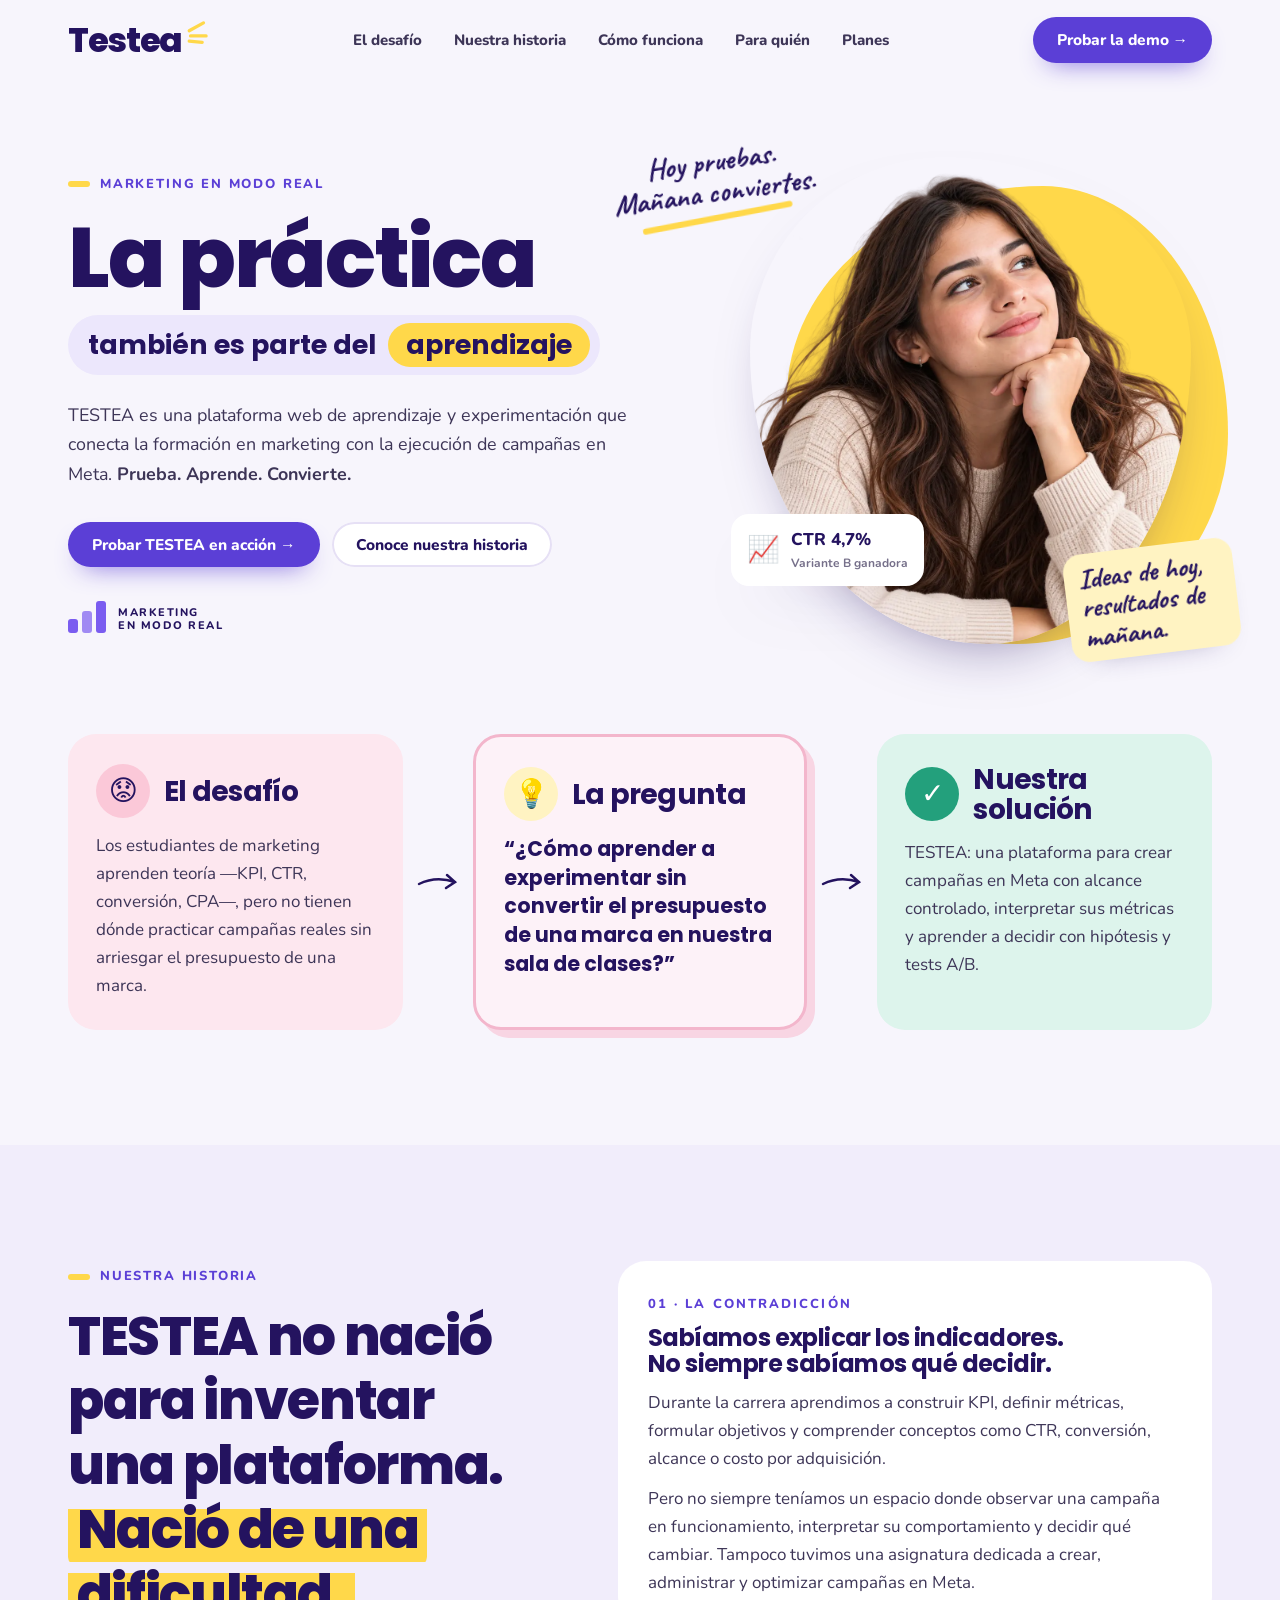
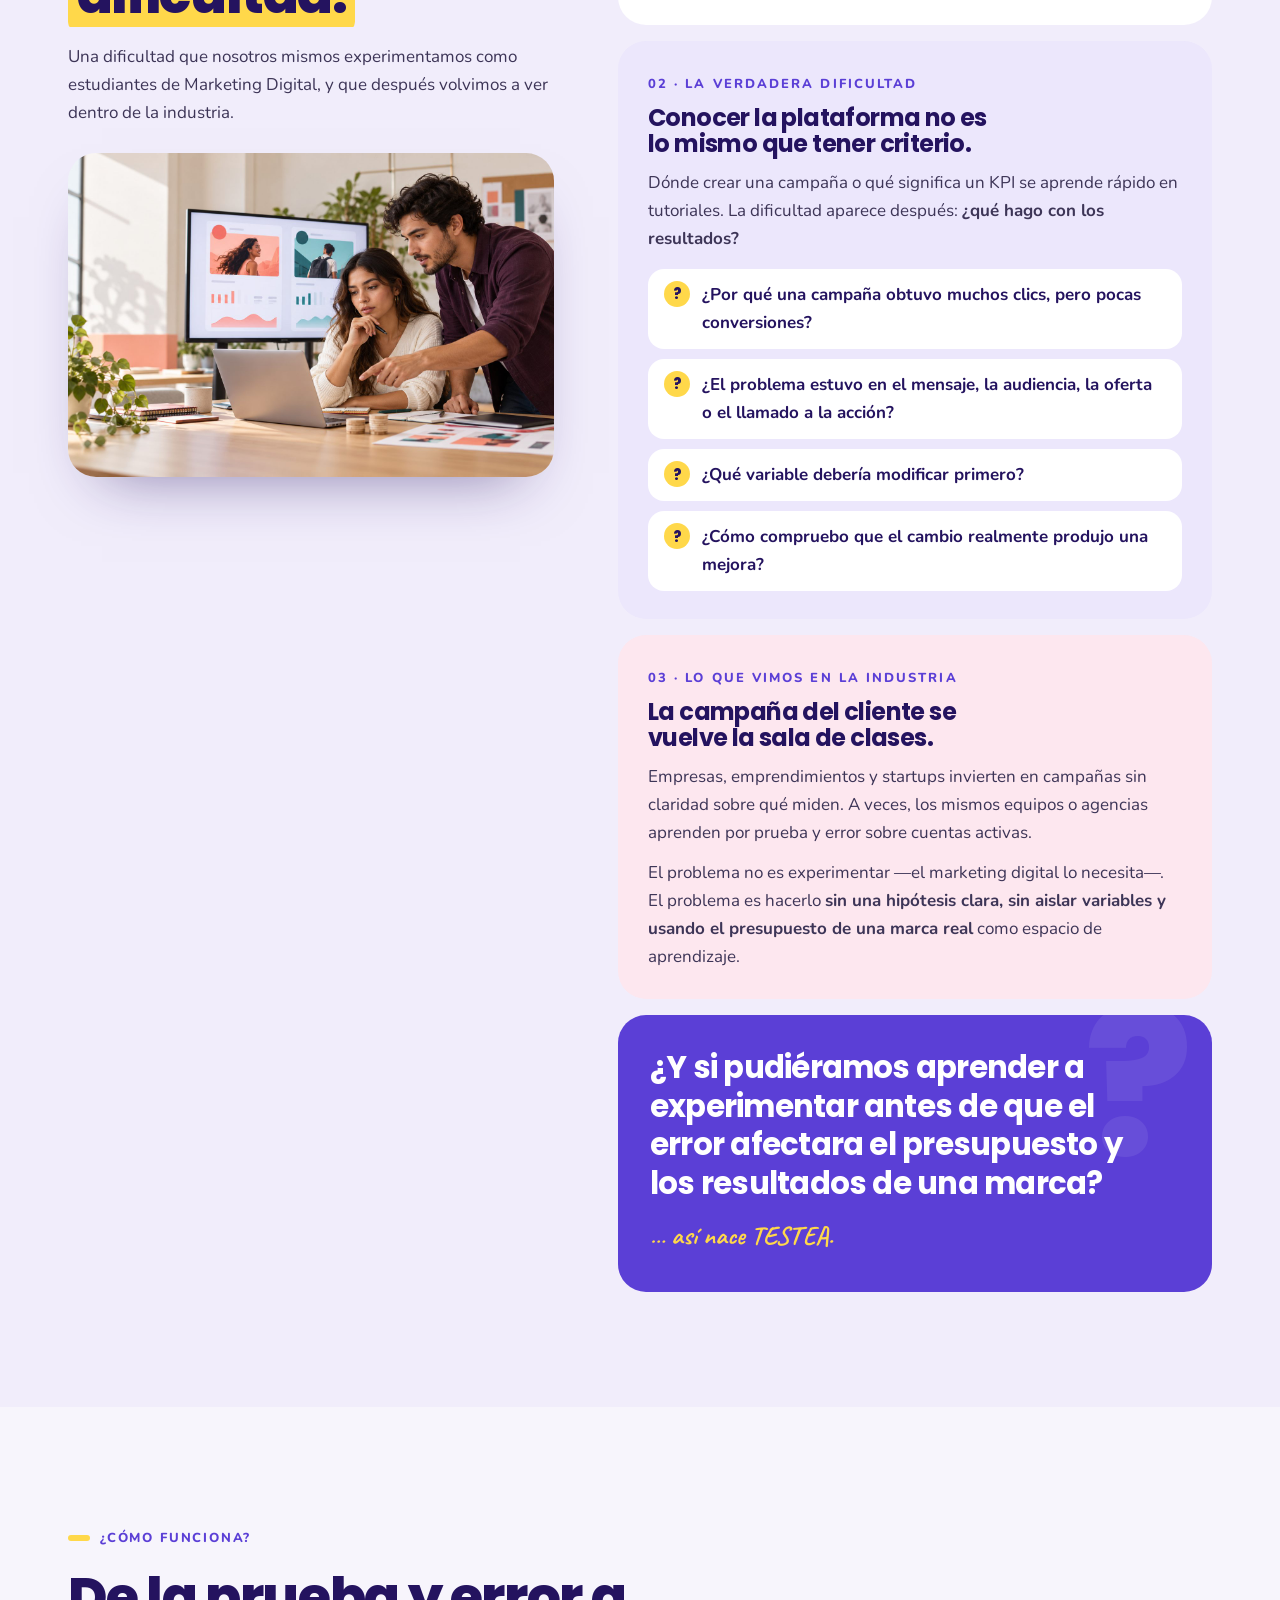
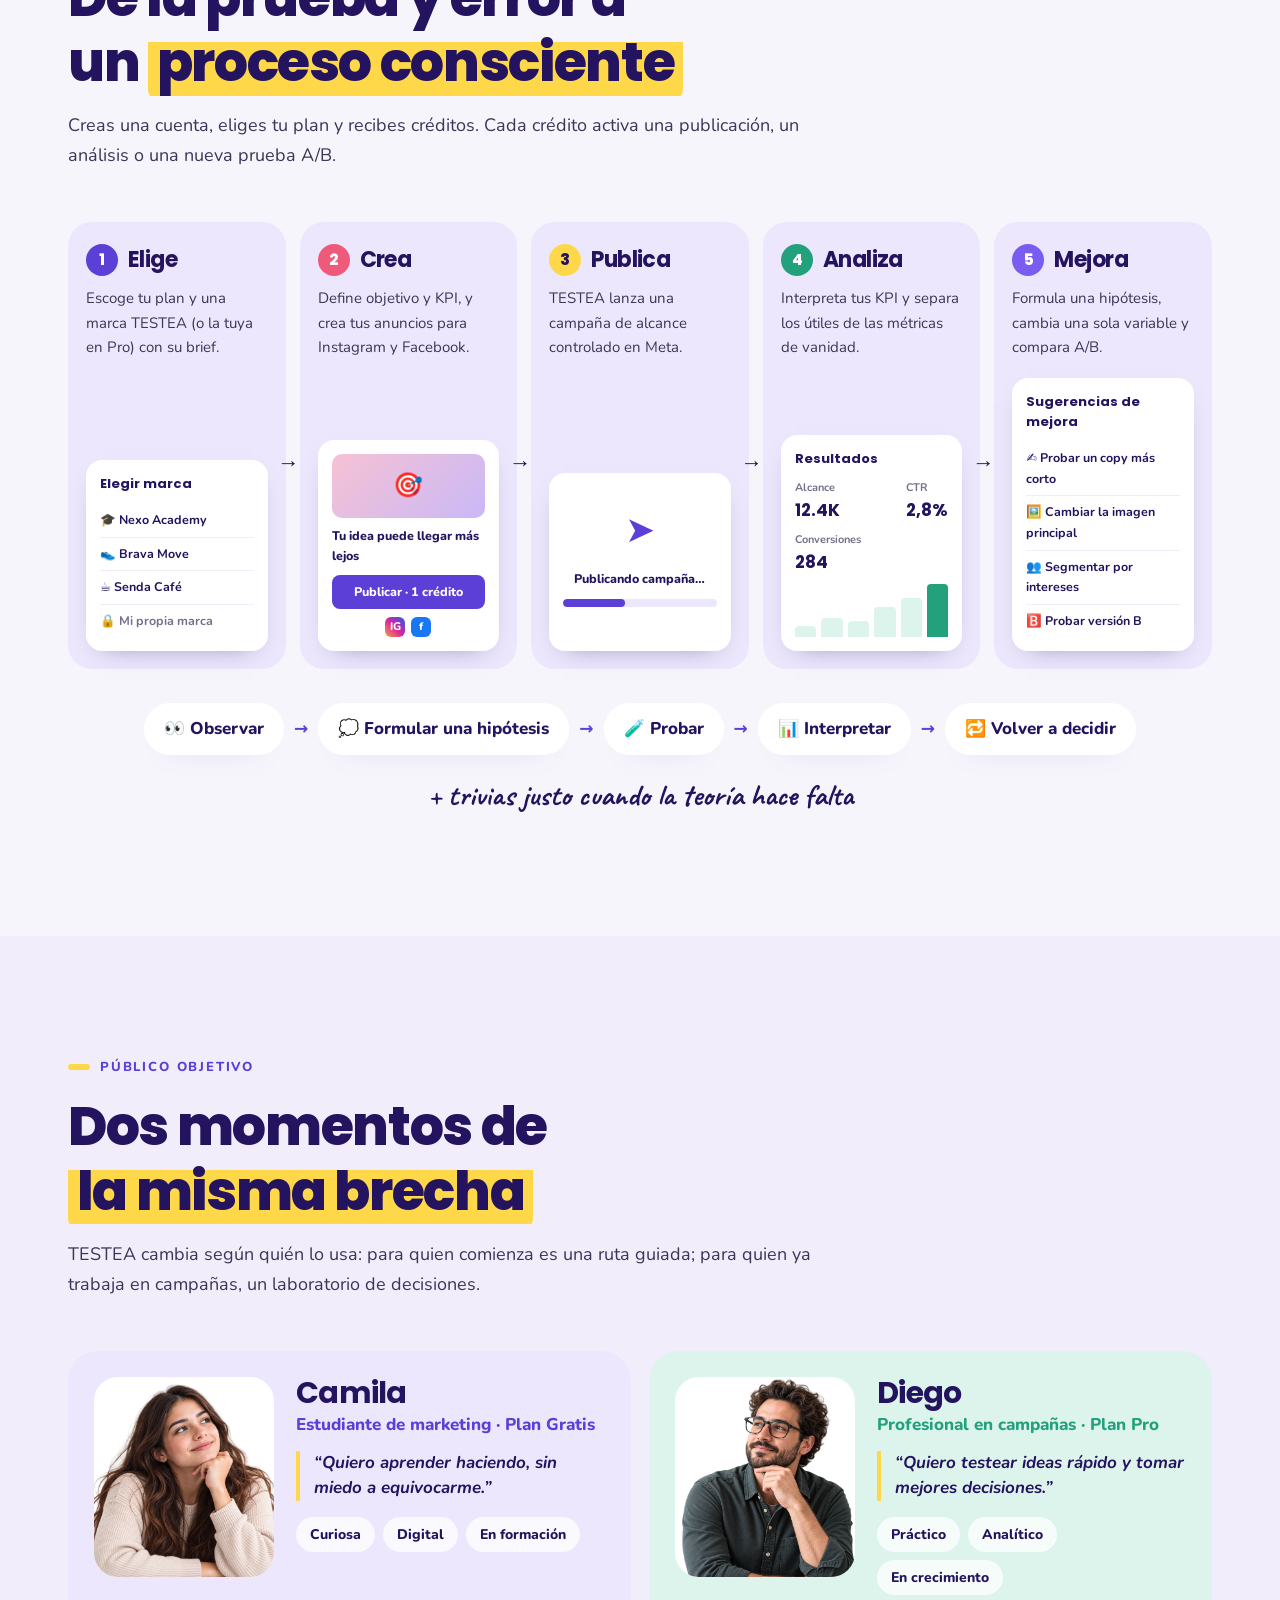
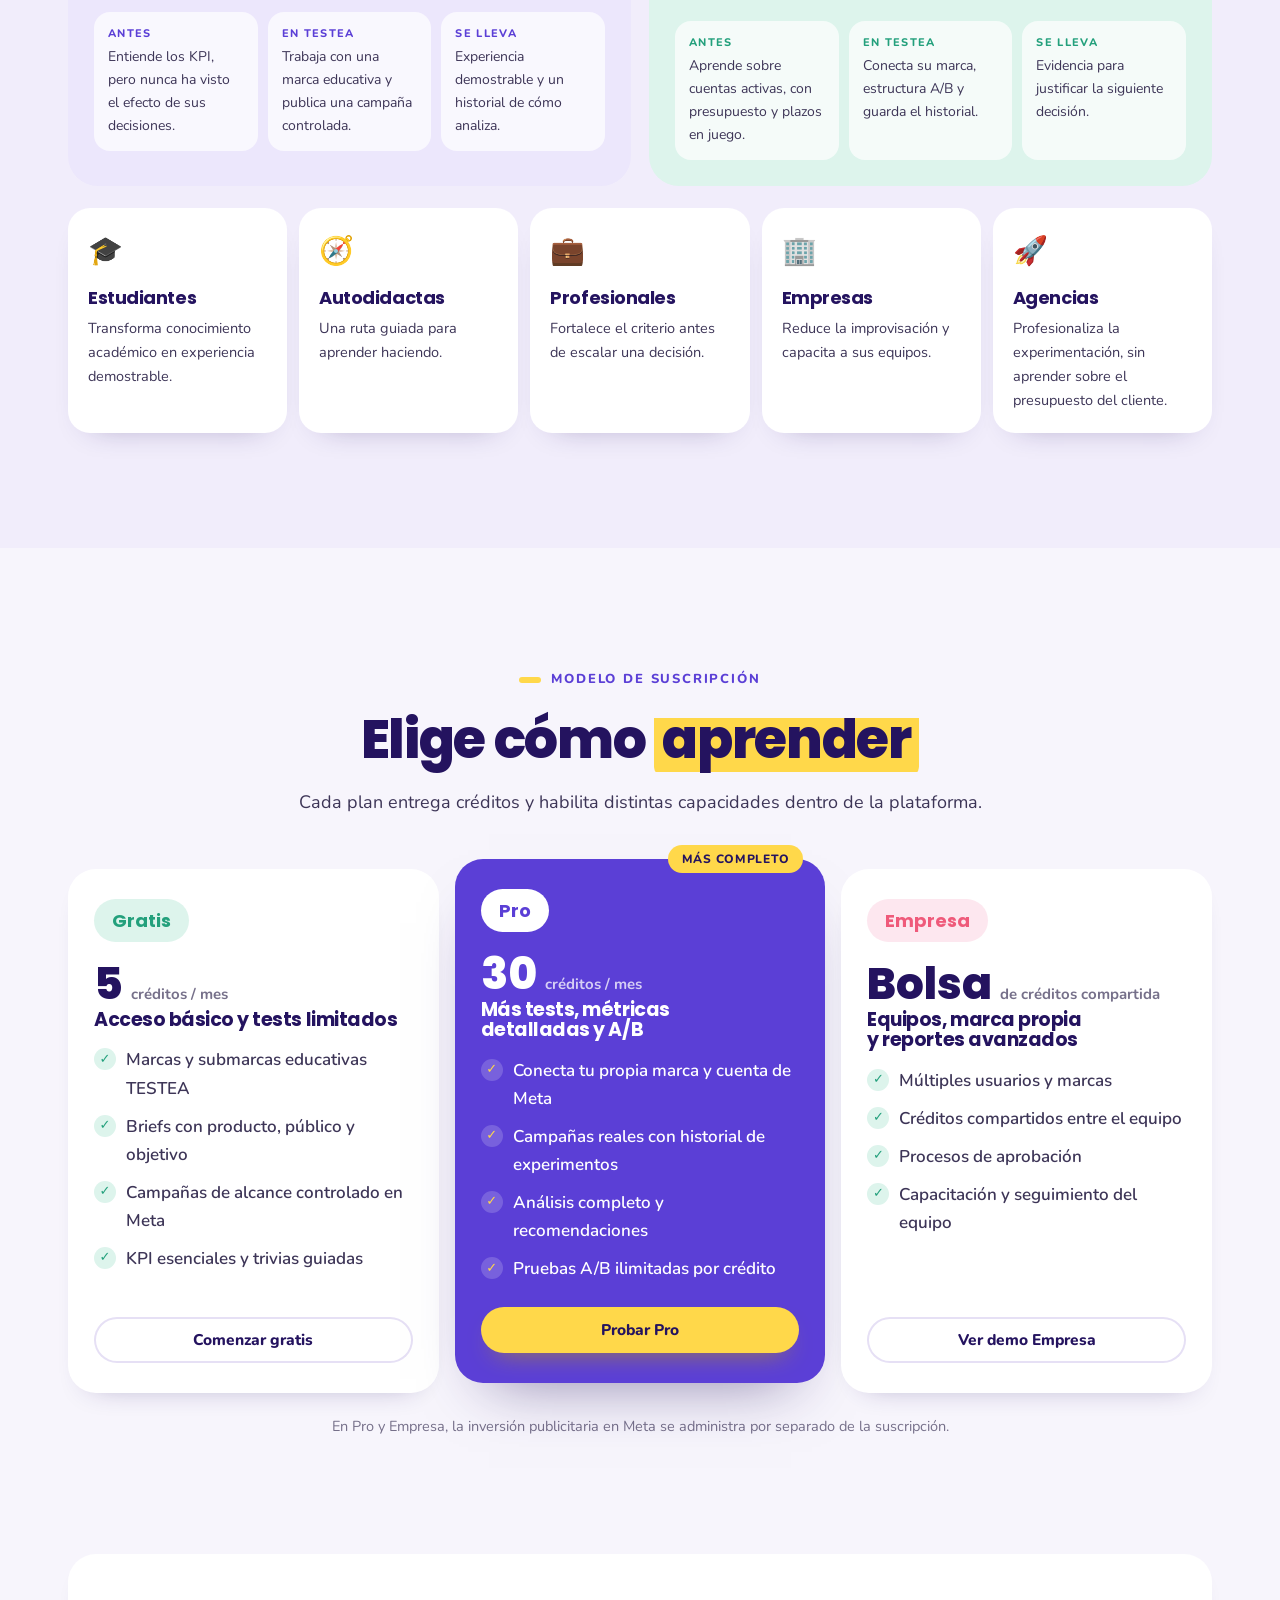
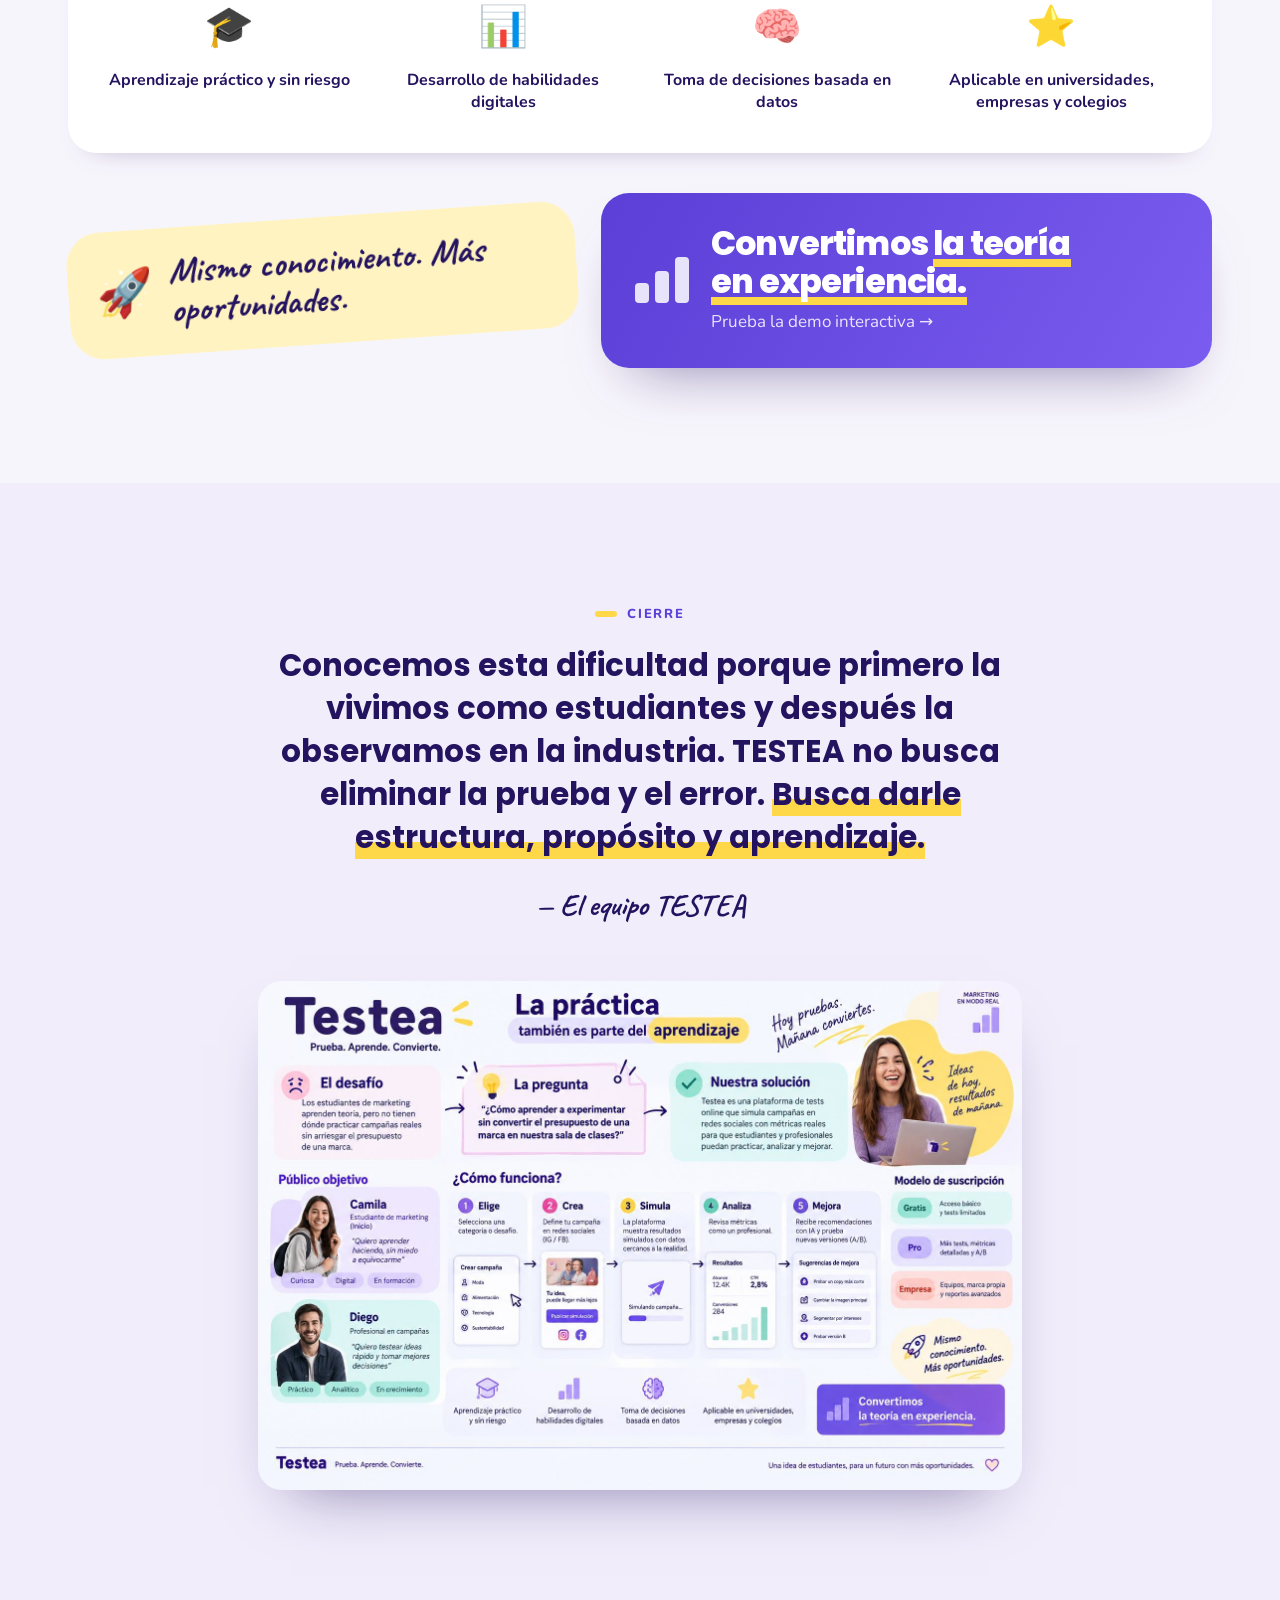
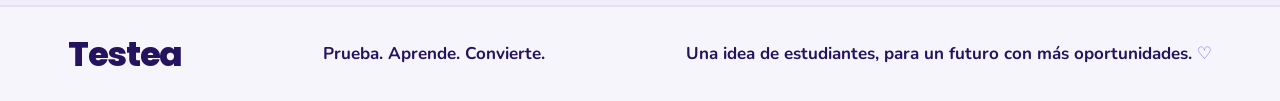
<file: index.html>
<!doctype html>
<html lang="es">
<head>
<meta charset="utf-8">
<meta name="viewport" content="width=device-width, initial-scale=1">
<title>Testea — Prueba. Aprende. Convierte.</title>
<meta name="description" content="TESTEA es una plataforma web de aprendizaje y experimentación que conecta la formación en marketing con la ejecución de campañas en Meta.">
<meta name="theme-color" content="#f7f5fc">
<link rel="icon" href="data:image/svg+xml,%3Csvg xmlns='http://www.w3.org/2000/svg' viewBox='0 0 64 64'%3E%3Crect width='64' height='64' rx='16' fill='%235b3fd6'/%3E%3Ctext x='32' y='45' font-family='Arial Black,Arial' font-weight='900' font-size='38' text-anchor='middle' fill='white'%3ET%3C/text%3E%3Cpath d='M48 14l6-5M50 22h8M46 8l1-6' stroke='%23ffd84a' stroke-width='4' stroke-linecap='round'/%3E%3C/svg%3E">
<link rel="preconnect" href="https://fonts.googleapis.com">
<link rel="preconnect" href="https://fonts.gstatic.com" crossorigin>
<link href="https://fonts.googleapis.com/css2?family=Poppins:wght@600;700;800&family=Nunito:wght@400;600;700;800&family=Caveat:wght@600;700&display=swap" rel="stylesheet">
<link rel="stylesheet" href="css/testea.css">
<style>
/* ---------- hero ---------- */
.hero{position:relative;padding:clamp(40px,6vw,80px) 0 clamp(50px,7vw,90px);overflow:hidden}
.hero .g{display:grid;grid-template-columns:1.15fr .85fr;gap:clamp(24px,4vw,60px);align-items:center}
.hero h1{font-size:clamp(46px,6.6vw,96px);line-height:1;margin:20px 0 4px}
.hero .sub{font:700 clamp(19px,2.1vw,32px)/1.2 Poppins;color:var(--ink);display:inline-flex;align-items:center;gap:12px;white-space:nowrap;background:var(--lav);padding:8px 10px 8px 20px;border-radius:999px;margin-top:10px}
.hero .sub mark{background:var(--yellow);color:var(--ink);padding:6px 18px;border-radius:999px}
.hero p.lead{font-size:clamp(17px,1.4vw,20px);max-width:560px;margin-top:26px}
.hero .cta{display:flex;gap:12px;flex-wrap:wrap;margin-top:32px}
.photo .top-note{position:absolute;z-index:3;left:-30%;top:-2%;transform:rotate(-8deg);font-size:clamp(24px,2.3vw,32px);line-height:1.05;text-align:center}
.photo .top-note::after{content:"";display:block;height:6px;margin:6px auto 0;width:75%;background:var(--yellow);border-radius:6px;transform:rotate(-3deg)}
.photo .note,.photo .badge{z-index:3}
.photo{position:relative;justify-self:center;width:min(100%,460px);aspect-ratio:1/1.06}
.photo .blob{position:absolute;inset:6% -4% 0 8%;background:var(--yellow);border-radius:58% 42% 48% 52% / 46% 54% 46% 54%;animation:morph 12s ease-in-out infinite}
@keyframes morph{50%{border-radius:42% 58% 55% 45% / 55% 42% 58% 45%}}
.photo img{position:absolute;inset:0 4% 0 0;width:96%;height:100%;object-fit:cover;object-position:50% 20%;border-radius:44% 56% 46% 54% / 40% 40% 60% 60%;box-shadow:var(--shadow)}
.photo .note{position:absolute;right:-6%;bottom:-2%;transform:rotate(-7deg);font-size:28px;line-height:1.05;max-width:170px;background:var(--yellowsoft);padding:10px 14px;border-radius:18px;box-shadow:var(--shadow-s)}
.photo .badge{position:absolute;left:-4%;bottom:12%;background:#fff;border-radius:18px;padding:12px 16px;box-shadow:var(--shadow);display:flex;gap:12px;align-items:center;font-weight:800;color:var(--ink)}
.photo .badge small{display:block;font-weight:700;color:var(--mute);font-size:12px}
.mmr{display:flex;align-items:flex-end;gap:12px;font:800 11px/1.25 Nunito;letter-spacing:.14em;text-transform:uppercase;color:var(--ink);margin-top:34px}
.mmr .bars{display:flex;gap:4px;align-items:flex-end}
.mmr .bars i{width:10px;border-radius:3px;background:var(--violet2)}

/* ---------- desafío / pregunta / solución ---------- */
.flow{display:grid;grid-template-columns:1fr auto 1fr auto 1fr;gap:14px;align-items:stretch}
.flow .arrow{align-self:center;color:var(--ink);width:42px}
.flow .card{padding:30px 28px}
.flow h3{font-size:clamp(24px,2.2vw,30px);display:flex;align-items:center;gap:14px;margin-bottom:14px}
.flow .emo{width:54px;height:54px;border-radius:50%;display:grid;place-items:center;font-size:28px;flex:none}
.flow .q{font:700 clamp(18px,1.6vw,21px)/1.4 Poppins;color:var(--ink)}
.c-pink{background:var(--pink)}
.c-pinkb{background:#fdf2f8;border:3px solid var(--pinkb);box-shadow:8px 8px 0 #f8d5e3}
.c-mint{background:var(--mint)}

/* ---------- historia ---------- */
.story{display:grid;grid-template-columns:.9fr 1.1fr;gap:clamp(30px,5vw,70px);align-items:start}
.story .sticky{position:sticky;top:110px}
.story .sticky img{border-radius:28px;box-shadow:var(--shadow);margin-top:26px}
.chapters{display:grid;gap:16px}
.chapter{padding:28px 30px}
.chapter .n{font:800 13px Nunito;letter-spacing:.16em;text-transform:uppercase;color:var(--violet)}
.chapter h3{font-size:24px;margin:8px 0 12px}
.chapter p+p{margin-top:12px}
.qs{list-style:none;display:grid;gap:10px;margin-top:16px}
.qs li{display:flex;gap:12px;align-items:flex-start;padding:12px 16px;border-radius:16px;background:#fff;font-weight:700;color:var(--ink)}
.qs li::before{content:"?";flex:none;width:26px;height:26px;border-radius:50%;background:var(--yellow);display:grid;place-items:center;font:800 15px Poppins}
.bigq{background:var(--violet);color:#fff;border-radius:28px;padding:34px 32px;position:relative;overflow:hidden}
.bigq::after{content:"?";position:absolute;right:20px;top:-30px;font:800 200px/1 Poppins;color:rgba(255,255,255,.08)}
.bigq h3{color:#fff;font-size:clamp(24px,2.4vw,32px);line-height:1.25;position:relative}
.bigq .hand{color:var(--yellow);font-size:26px;margin-top:12px;display:block}

/* ---------- cómo funciona ---------- */
.steps{display:grid;grid-template-columns:repeat(5,1fr);gap:14px}
.step{background:var(--lav);border-radius:24px;padding:22px 18px 18px;display:flex;flex-direction:column;position:relative}
.step:not(:last-child)::after{content:"→";position:absolute;right:-14px;top:50%;font:800 22px Poppins;color:var(--ink);z-index:2}
.step h3{font-size:22px;display:flex;gap:10px;align-items:center}
.num{width:32px;height:32px;border-radius:50%;display:grid;place-items:center;font:800 15px Poppins;color:#fff;flex:none}
.n1{background:var(--violet)}.n2{background:var(--coral)}.n3{background:var(--yellow);color:var(--ink)}.n4{background:var(--mintd)}.n5{background:var(--violet2)}
.step p{font-size:15px;margin:10px 0 18px;min-height:66px}
.mock{margin-top:auto;background:#fff;border-radius:16px;padding:14px;box-shadow:0 10px 24px -16px rgba(36,19,95,.5);font-size:12.5px;color:var(--ink);min-height:178px}
.mock b{display:block;font:700 13px Poppins;margin-bottom:10px}
.mock .row{display:flex;gap:8px;align-items:center;padding:6px 0;border-bottom:1px solid #f0edf8;font-weight:700}
.mock .row:last-child{border:0}
.mock .ad{height:64px;border-radius:10px;background:linear-gradient(135deg,#f6c1d4,#c9b9f7);margin-bottom:8px;display:grid;place-items:center;font-size:24px}
.mock .pub{display:block;text-align:center;background:var(--violet);color:#fff;border-radius:8px;padding:7px;font-weight:800;margin:8px 0}
.mock .soc{display:flex;gap:6px;justify-content:center}
.mock .soc i{width:20px;height:20px;border-radius:6px;font-style:normal;display:grid;place-items:center;color:#fff;font-size:11px;font-weight:800}
.mock .plane{font-size:36px;text-align:center;margin:14px 0 8px;color:var(--violet)}
.mock .prog{height:8px;border-radius:8px;background:#ece7fc;overflow:hidden;margin-top:10px}
.mock .prog i{display:block;height:100%;width:40%;background:var(--violet);border-radius:8px;animation:load 2.6s ease-in-out infinite}
@keyframes load{0%{width:8%}60%{width:85%}100%{width:8%}}
.mock .kpis{display:flex;justify-content:space-between;margin-bottom:6px}
.mock .kpis span{font-size:11px;color:var(--mute);font-weight:700;display:block}
.mock .kpis strong{font:700 17px Poppins}
.mock .chart{display:flex;align-items:flex-end;gap:5px;height:56px}
.mock .chart i{flex:1;border-radius:4px 4px 0 0;background:var(--mint);transition:height .6s}
.mock .chart i:last-child{background:var(--mintd)}
.cycle{display:flex;flex-wrap:wrap;gap:10px;justify-content:center;margin-top:34px}
.cycle span{padding:12px 20px;border-radius:999px;background:#fff;box-shadow:var(--shadow-s);font-weight:800;color:var(--ink)}
.cycle span.arr{background:none;box-shadow:none;padding:12px 0;color:var(--violet)}
.cycle-cap{text-align:center;font-size:30px;margin-top:16px}

/* ---------- público ---------- */
.aud{display:grid;grid-template-columns:1fr 1fr;gap:18px}
.persona{border-radius:30px;padding:26px;display:grid;grid-template-columns:180px 1fr;gap:22px;align-items:start}
.persona.p1{background:var(--lav)}.persona.p2{background:var(--mint)}
.persona .av{width:180px;height:200px;border-radius:24px;overflow:hidden;background:#fff}
.persona .av img{width:100%;height:100%;object-fit:cover;object-position:50% 20%}
.persona h3{font-size:30px}
.persona .role{color:var(--violet);font-weight:800;margin:2px 0 12px}
.persona.p2 .role{color:var(--mintd)}
.persona blockquote{font:700 italic 17px/1.45 Nunito;color:var(--ink);border-left:4px solid var(--yellow);padding-left:14px}
.persona .tags{display:flex;gap:8px;flex-wrap:wrap;margin-top:16px}
.persona .tags span{padding:6px 14px;border-radius:999px;background:rgba(255,255,255,.75);font-weight:800;font-size:14px;color:var(--ink)}
.persona dl{grid-column:1/-1;display:grid;grid-template-columns:repeat(3,1fr);gap:10px;margin-top:4px}
.persona dl div{background:rgba(255,255,255,.7);border-radius:16px;padding:14px}
.persona dt{font:800 11px Nunito;letter-spacing:.12em;text-transform:uppercase;color:var(--violet)}
.persona.p2 dt{color:var(--mintd)}
.persona dd{font-size:14px;margin-top:4px}
.values{display:grid;grid-template-columns:repeat(5,1fr);gap:12px;margin-top:22px}
.value{background:#fff;border-radius:22px;padding:20px;box-shadow:var(--shadow-s)}
.value .ic{font-size:28px}
.value h4{font:700 18px Poppins;color:var(--ink);margin:10px 0 6px}
.value p{font-size:14.5px}

/* ---------- planes ---------- */
.plans{display:grid;grid-template-columns:repeat(3,1fr);gap:16px;align-items:stretch}
.plan{border-radius:28px;padding:30px 26px;display:flex;flex-direction:column;background:#fff;box-shadow:var(--shadow-s);position:relative}
.plan .tag{align-self:flex-start;padding:8px 18px;border-radius:999px;font:700 18px Poppins}
.plan.free .tag{background:var(--mint);color:var(--mintd)}
.plan.pro{background:var(--violet);color:#fff;transform:translateY(-10px);box-shadow:var(--shadow)}
.plan.pro .tag{background:#fff;color:var(--violet)}
.plan.emp .tag{background:var(--pink);color:var(--coral)}
.plan .cr{font:800 44px/1 Poppins;color:var(--ink);margin:20px 0 4px}
.plan.pro .cr,.plan.pro h3{color:#fff}
.plan .cr small{font:700 15px Nunito;color:var(--mute)}
.plan.pro .cr small{color:rgba(255,255,255,.75)}
.plan h3{font-size:19px;margin:0 0 16px}
.plan ul{list-style:none;display:grid;gap:10px;margin-bottom:24px}
.plan li{display:flex;gap:10px;align-items:flex-start;font-weight:600}
.plan li::before{content:"✓";flex:none;width:22px;height:22px;border-radius:50%;background:var(--mint);color:var(--mintd);display:grid;place-items:center;font-weight:800;font-size:13px;margin-top:2px}
.plan.pro li::before{background:rgba(255,255,255,.18);color:var(--yellow)}
.plan .btn{margin-top:auto}
.plan.pro .ribbon{position:absolute;top:-14px;right:22px;background:var(--yellow);color:var(--ink);padding:6px 14px;border-radius:999px;font:800 12px Nunito;letter-spacing:.06em}
.plans-note{text-align:center;margin-top:22px;font-size:14.5px;color:var(--mute)}

/* ---------- beneficios + cta ---------- */
.bens{display:grid;grid-template-columns:repeat(4,1fr);gap:12px;background:#fff;border-radius:28px;padding:30px;box-shadow:var(--shadow-s)}
.ben{text-align:center;padding:10px}
.ben .ic{font-size:40px}
.ben p{font:700 16px/1.35 Nunito;color:var(--ink);margin-top:10px}
.final{display:grid;grid-template-columns:1fr 1.2fr;gap:24px;align-items:center;margin-top:40px}
.final .hand{font-size:clamp(28px,2.8vw,40px);line-height:1.1;display:flex;gap:16px;align-items:center;transform:rotate(-4deg);background:var(--yellowsoft);padding:24px 28px;border-radius:34px}
.final .hand span{font-size:46px}
.banner{background:linear-gradient(120deg,var(--violet),var(--violet2));color:#fff;border-radius:28px;padding:32px 34px;display:flex;gap:22px;align-items:center;box-shadow:var(--shadow)}
.banner h2{color:#fff;font-size:clamp(26px,2.6vw,36px);line-height:1.15}
.banner h2 u{text-decoration:none;background:linear-gradient(transparent 82%,var(--yellow) 82%)}
.banner .bars{display:flex;gap:6px;align-items:flex-end}
.banner .bars i{width:14px;border-radius:4px;background:rgba(255,255,255,.85)}

/* ---------- cierre ---------- */
.closing{text-align:center;max-width:860px;margin:0 auto}
.closing p{font:700 clamp(22px,2.4vw,32px)/1.4 Poppins;color:var(--ink)}
.closing p em{font-style:normal;background:linear-gradient(transparent 60%,var(--yellow) 60%)}
.closing .sig{margin-top:22px;font-size:30px}
.infog{margin-top:50px;border-radius:24px;overflow:hidden;box-shadow:var(--shadow);cursor:zoom-in;display:block}
.infog img{width:100%}

@media(max-width:1080px){
  .steps{grid-template-columns:1fr 1fr}
  .step:not(:last-child)::after{display:none}
  .step:last-child{grid-column:span 2}
  .values{grid-template-columns:repeat(3,1fr)}
}
@media(max-width:900px){
  .hero .g,.story,.aud,.final{grid-template-columns:1fr}
  .photo{margin-top:60px}
  .photo .top-note{left:auto;right:0;top:-64px;transform:rotate(-5deg)}
  .flow{grid-template-columns:1fr}
  .flow .arrow{transform:rotate(90deg);justify-self:center}
  .story .sticky{position:static}
  .plans{grid-template-columns:1fr}
  .plan.pro{transform:none}
  .bens{grid-template-columns:1fr 1fr}
}
@media(max-width:600px){
  .hero .sub{display:block;white-space:normal;background:none;padding:0;font-size:26px;line-height:1.35}
  .hero .sub mark{padding:2px 12px}
  .steps{grid-template-columns:1fr}
  .step:last-child{grid-column:auto}
  .step p{min-height:0}
  .persona{grid-template-columns:1fr}
  .persona .av{width:100%;height:240px}
  .persona dl{grid-template-columns:1fr}
  .values{grid-template-columns:1fr}
  .banner{flex-direction:column;align-items:flex-start}
  .photo .note{right:0;font-size:22px}
}
</style>
</head>
<body>

<header class="nav" id="nav">
  <div class="wrap">
    <a href="#" class="logo" aria-label="Testea, inicio"><span>Testea</span><svg viewBox="0 0 40 40" aria-hidden="true"><path d="M8 18 30 6M10 26h24M8 34l20 2" stroke="#ffd84a" stroke-width="5" stroke-linecap="round"/></svg></a>
    <ul>
      <li><a href="#desafio">El desafío</a></li>
      <li><a href="#historia">Nuestra historia</a></li>
      <li><a href="#como-funciona">Cómo funciona</a></li>
      <li><a href="#publico">Para quién</a></li>
      <li><a href="#planes">Planes</a></li>
    </ul>
    <a class="btn btn-violet" href="app.html">Probar la demo →</a>
    <button class="burger" id="burger" aria-label="Menú"><i></i></button>
  </div>
</header>
<nav class="mmenu" id="mmenu">
  <a href="#desafio">El desafío</a><a href="#historia">Nuestra historia</a><a href="#como-funciona">Cómo funciona</a><a href="#publico">Para quién</a><a href="#planes">Planes</a>
  <a class="btn btn-yellow" href="app.html">Probar la demo →</a>
</nav>

<section class="hero">
  <div class="wrap g">
    <div>
      <span class="eyebrow rv">Marketing en modo real</span>
      <h1 class="rv">La práctica</h1>
      <div class="sub rv">también es parte del <mark>aprendizaje</mark></div>
      <p class="lead rv">TESTEA es una plataforma web de aprendizaje y experimentación que conecta la formación en marketing con la ejecución de campañas en Meta. <b>Prueba. Aprende. Convierte.</b></p>
      <div class="cta rv"><a class="btn btn-violet" href="app.html">Probar TESTEA en acción →</a><a class="btn btn-line" href="#historia">Conoce nuestra historia</a></div>
      <div class="mmr rv"><span class="bars"><i style="height:14px"></i><i style="height:22px;opacity:.7"></i><i style="height:32px"></i></span><span>Marketing<br>en modo real</span></div>
    </div>
    <div class="photo rv">
      <div class="blob"></div>
      <span class="top-note hw">Hoy pruebas.<br>Mañana conviertes.</span>
      <img src="img/camila.webp" alt="Estudiante de marketing sonriendo frente a su notebook">
      <span class="note hw">Ideas de hoy, resultados de mañana.</span>
      <div class="badge"><span style="font-size:26px">📈</span><span>CTR 4,7%<small>Variante B ganadora</small></span></div>
    </div>
  </div>
</section>

<section id="desafio" style="padding-top:0">
  <div class="wrap">
    <div class="flow">
      <article class="card c-pink rv">
        <h3><span class="emo" style="background:#fbc8d8">😟</span>El desafío</h3>
        <p>Los estudiantes de marketing aprenden teoría —KPI, CTR, conversión, CPA—, pero no tienen dónde practicar campañas reales sin arriesgar el presupuesto de una marca.</p>
      </article>
      <svg class="arrow" viewBox="0 0 42 24" fill="none" stroke="currentColor" stroke-width="2.5" stroke-linecap="round"><path d="M2 14c12-6 24-6 36-2M30 5l8 7-9 6"/></svg>
      <article class="card c-pinkb rv">
        <h3><span class="emo" style="background:var(--yellowsoft)">💡</span>La pregunta</h3>
        <p class="q">“¿Cómo aprender a experimentar sin convertir el presupuesto de una marca en nuestra sala de clases?”</p>
      </article>
      <svg class="arrow" viewBox="0 0 42 24" fill="none" stroke="currentColor" stroke-width="2.5" stroke-linecap="round"><path d="M2 14c12-6 24-6 36-2M30 5l8 7-9 6"/></svg>
      <article class="card c-mint rv">
        <h3><span class="emo" style="background:var(--mintd);color:#fff">✓</span>Nuestra solución</h3>
        <p>TESTEA: una plataforma para crear campañas en Meta con alcance controlado, interpretar sus métricas y aprender a decidir con hipótesis y tests A/B.</p>
      </article>
    </div>
  </div>
</section>

<section id="historia" class="soft">
  <div class="wrap story">
    <div class="sticky">
      <span class="eyebrow rv">Nuestra historia</span>
      <h2 class="h2 rv">TESTEA no nació para inventar una plataforma.<br><mark class="wrap-ok">Nació de una dificultad.</mark></h2>
      <p class="rv">Una dificultad que nosotros mismos experimentamos como estudiantes de Marketing Digital, y que después volvimos a ver dentro de la industria.</p>
      <img class="rv" src="img/equipo-trabajando.jpg" alt="Estudiantes analizando métricas de una campaña" loading="lazy">
    </div>
    <div class="chapters">
      <article class="card chapter rv" style="background:#fff">
        <span class="n">01 · La contradicción</span>
        <h3>Sabíamos explicar los indicadores. No siempre sabíamos qué decidir.</h3>
        <p>Durante la carrera aprendimos a construir KPI, definir métricas, formular objetivos y comprender conceptos como CTR, conversión, alcance o costo por adquisición.</p>
        <p>Pero no siempre teníamos un espacio donde observar una campaña en funcionamiento, interpretar su comportamiento y decidir qué cambiar. Tampoco tuvimos una asignatura dedicada a crear, administrar y optimizar campañas en Meta.</p>
      </article>
      <article class="card chapter rv" style="background:var(--lav)">
        <span class="n">02 · La verdadera dificultad</span>
        <h3>Conocer la plataforma no es lo mismo que tener criterio.</h3>
        <p>Dónde crear una campaña o qué significa un KPI se aprende rápido en tutoriales. La dificultad aparece después: <b>¿qué hago con los resultados?</b></p>
        <ul class="qs">
          <li>¿Por qué una campaña obtuvo muchos clics, pero pocas conversiones?</li>
          <li>¿El problema estuvo en el mensaje, la audiencia, la oferta o el llamado a la acción?</li>
          <li>¿Qué variable debería modificar primero?</li>
          <li>¿Cómo compruebo que el cambio realmente produjo una mejora?</li>
        </ul>
      </article>
      <article class="card chapter rv" style="background:var(--pink)">
        <span class="n">03 · Lo que vimos en la industria</span>
        <h3>La campaña del cliente se vuelve la sala de clases.</h3>
        <p>Empresas, emprendimientos y startups invierten en campañas sin claridad sobre qué miden. A veces, los mismos equipos o agencias aprenden por prueba y error sobre cuentas activas.</p>
        <p>El problema no es experimentar —el marketing digital lo necesita—. El problema es hacerlo <b>sin una hipótesis clara, sin aislar variables y usando el presupuesto de una marca real</b> como espacio de aprendizaje.</p>
      </article>
      <div class="bigq rv">
        <h3>¿Y si pudiéramos aprender a experimentar antes de que el error afectara el presupuesto y los resultados de una marca?</h3>
        <span class="hw hand">… así nace TESTEA.</span>
      </div>
    </div>
  </div>
</section>

<section id="como-funciona">
  <div class="wrap">
    <div class="sh rv">
      <span class="eyebrow">¿Cómo funciona?</span>
      <h2 class="h2">De la prueba y error a un <mark>proceso consciente</mark></h2>
      <p>Creas una cuenta, eliges tu plan y recibes créditos. Cada crédito activa una publicación, un análisis o una nueva prueba A/B.</p>
    </div>
    <div class="steps">
      <article class="step rv">
        <h3><span class="num n1">1</span>Elige</h3>
        <p>Escoge tu plan y una marca TESTEA (o la tuya en Pro) con su brief.</p>
        <div class="mock"><b>Elegir marca</b><div class="row">🎓 Nexo Academy</div><div class="row">👟 Brava Move</div><div class="row">☕ Senda Café</div><div class="row" style="color:var(--mute)">🔒 Mi propia marca</div></div>
      </article>
      <article class="step rv">
        <h3><span class="num n2">2</span>Crea</h3>
        <p>Define objetivo y KPI, y crea tus anuncios para Instagram y Facebook.</p>
        <div class="mock"><div class="ad">🎯</div><span style="font-weight:800">Tu idea puede llegar más lejos</span><span class="pub">Publicar · 1 crédito</span><div class="soc"><i style="background:linear-gradient(45deg,#f9a03f,#d6249f,#285aeb)">IG</i><i style="background:#1877f2">f</i></div></div>
      </article>
      <article class="step rv">
        <h3><span class="num n3">3</span>Publica</h3>
        <p>TESTEA lanza una campaña de alcance controlado en Meta.</p>
        <div class="mock"><div class="plane">➤</div><div style="text-align:center;font-weight:800">Publicando campaña…</div><div class="prog"><i></i></div></div>
      </article>
      <article class="step rv">
        <h3><span class="num n4">4</span>Analiza</h3>
        <p>Interpreta tus KPI y separa los útiles de las métricas de vanidad.</p>
        <div class="mock"><b>Resultados</b><div class="kpis"><div><span>Alcance</span><strong>12.4K</strong></div><div><span>CTR</span><strong>2,8%</strong></div></div><span style="font-size:11px;color:var(--mute);font-weight:700">Conversiones</span><strong style="font:700 17px Poppins;display:block;margin-bottom:6px">284</strong><div class="chart"><i style="height:20%"></i><i style="height:35%"></i><i style="height:30%"></i><i style="height:55%"></i><i style="height:70%"></i><i style="height:95%"></i></div></div>
      </article>
      <article class="step rv">
        <h3><span class="num n5">5</span>Mejora</h3>
        <p>Formula una hipótesis, cambia una sola variable y compara A/B.</p>
        <div class="mock"><b>Sugerencias de mejora</b><div class="row">✍️ Probar un copy más corto</div><div class="row">🖼️ Cambiar la imagen principal</div><div class="row">👥 Segmentar por intereses</div><div class="row">🅱️ Probar versión B</div></div>
      </article>
    </div>
    <div class="cycle rv">
      <span>👀 Observar</span><span class="arr">→</span><span>💭 Formular una hipótesis</span><span class="arr">→</span><span>🧪 Probar</span><span class="arr">→</span><span>📊 Interpretar</span><span class="arr">→</span><span>🔁 Volver a decidir</span>
    </div>
    <p class="cycle-cap hw rv">+ trivias justo cuando la teoría hace falta</p>
  </div>
</section>

<section id="publico" class="soft">
  <div class="wrap">
    <div class="sh rv">
      <span class="eyebrow">Público objetivo</span>
      <h2 class="h2">Dos momentos de <mark>la misma brecha</mark></h2>
      <p>TESTEA cambia según quién lo usa: para quien comienza es una ruta guiada; para quien ya trabaja en campañas, un laboratorio de decisiones.</p>
    </div>
    <div class="aud">
      <article class="persona p1 rv">
        <div class="av"><img src="img/camila.webp" alt="Camila, estudiante de marketing" loading="lazy"></div>
        <div>
          <h3>Camila</h3>
          <div class="role">Estudiante de marketing · Plan Gratis</div>
          <blockquote>“Quiero aprender haciendo, sin miedo a equivocarme.”</blockquote>
          <div class="tags"><span>Curiosa</span><span>Digital</span><span>En formación</span></div>
        </div>
        <dl>
          <div><dt>Antes</dt><dd>Entiende los KPI, pero nunca ha visto el efecto de sus decisiones.</dd></div>
          <div><dt>En TESTEA</dt><dd>Trabaja con una marca educativa y publica una campaña controlada.</dd></div>
          <div><dt>Se lleva</dt><dd>Experiencia demostrable y un historial de cómo analiza.</dd></div>
        </dl>
      </article>
      <article class="persona p2 rv">
        <div class="av"><img src="img/diego.webp" alt="Diego, profesional de campañas" loading="lazy"></div>
        <div>
          <h3>Diego</h3>
          <div class="role">Profesional en campañas · Plan Pro</div>
          <blockquote>“Quiero testear ideas rápido y tomar mejores decisiones.”</blockquote>
          <div class="tags"><span>Práctico</span><span>Analítico</span><span>En crecimiento</span></div>
        </div>
        <dl>
          <div><dt>Antes</dt><dd>Aprende sobre cuentas activas, con presupuesto y plazos en juego.</dd></div>
          <div><dt>En TESTEA</dt><dd>Conecta su marca, estructura A/B y guarda el historial.</dd></div>
          <div><dt>Se lleva</dt><dd>Evidencia para justificar la siguiente decisión.</dd></div>
        </dl>
      </article>
    </div>
    <div class="values">
      <div class="value rv"><div class="ic">🎓</div><h4>Estudiantes</h4><p>Transforma conocimiento académico en experiencia demostrable.</p></div>
      <div class="value rv"><div class="ic">🧭</div><h4>Autodidactas</h4><p>Una ruta guiada para aprender haciendo.</p></div>
      <div class="value rv"><div class="ic">💼</div><h4>Profesionales</h4><p>Fortalece el criterio antes de escalar una decisión.</p></div>
      <div class="value rv"><div class="ic">🏢</div><h4>Empresas</h4><p>Reduce la improvisación y capacita a sus equipos.</p></div>
      <div class="value rv"><div class="ic">🚀</div><h4>Agencias</h4><p>Profesionaliza la experimentación, sin aprender sobre el presupuesto del cliente.</p></div>
    </div>
  </div>
</section>

<section id="planes">
  <div class="wrap">
    <div class="sh rv" style="text-align:center;margin-left:auto;margin-right:auto">
      <span class="eyebrow">Modelo de suscripción</span>
      <h2 class="h2">Elige cómo <mark>aprender</mark></h2>
      <p>Cada plan entrega créditos y habilita distintas capacidades dentro de la plataforma.</p>
    </div>
    <div class="plans">
      <article class="plan free rv">
        <span class="tag">Gratis</span>
        <div class="cr">5 <small>créditos / mes</small></div>
        <h3>Acceso básico y tests limitados</h3>
        <ul><li>Marcas y submarcas educativas TESTEA</li><li>Briefs con producto, público y objetivo</li><li>Campañas de alcance controlado en Meta</li><li>KPI esenciales y trivias guiadas</li></ul>
        <a class="btn btn-line" href="app.html?plan=gratis">Comenzar gratis</a>
      </article>
      <article class="plan pro rv">
        <span class="ribbon">MÁS COMPLETO</span>
        <span class="tag">Pro</span>
        <div class="cr">30 <small>créditos / mes</small></div>
        <h3>Más tests, métricas detalladas y A/B</h3>
        <ul><li>Conecta tu propia marca y cuenta de Meta</li><li>Campañas reales con historial de experimentos</li><li>Análisis completo y recomendaciones</li><li>Pruebas A/B ilimitadas por crédito</li></ul>
        <a class="btn btn-yellow" href="app.html?plan=pro">Probar Pro</a>
      </article>
      <article class="plan emp rv">
        <span class="tag">Empresa</span>
        <div class="cr">Bolsa <small>de créditos compartida</small></div>
        <h3>Equipos, marca propia y reportes avanzados</h3>
        <ul><li>Múltiples usuarios y marcas</li><li>Créditos compartidos entre el equipo</li><li>Procesos de aprobación</li><li>Capacitación y seguimiento del equipo</li></ul>
        <a class="btn btn-line" href="app.html?plan=empresa">Ver demo Empresa</a>
      </article>
    </div>
    <p class="plans-note">En Pro y Empresa, la inversión publicitaria en Meta se administra por separado de la suscripción.</p>
  </div>
</section>

<section style="padding-top:0">
  <div class="wrap">
    <div class="bens rv">
      <div class="ben"><div class="ic">🎓</div><p>Aprendizaje práctico y sin riesgo</p></div>
      <div class="ben"><div class="ic">📊</div><p>Desarrollo de habilidades digitales</p></div>
      <div class="ben"><div class="ic">🧠</div><p>Toma de decisiones basada en datos</p></div>
      <div class="ben"><div class="ic">⭐</div><p>Aplicable en universidades, empresas y colegios</p></div>
    </div>
    <div class="final">
      <div class="hand hw rv"><span>🚀</span>Mismo conocimiento. Más oportunidades.</div>
      <a class="banner rv" href="app.html">
        <span class="bars"><i style="height:20px"></i><i style="height:32px"></i><i style="height:46px"></i></span>
        <div><h2>Convertimos <u>la teoría en experiencia.</u></h2><p style="margin-top:6px;color:rgba(255,255,255,.85)">Prueba la demo interactiva →</p></div>
      </a>
    </div>
  </div>
</section>

<section class="soft">
  <div class="wrap closing">
    <span class="eyebrow rv">Cierre</span>
    <p class="rv" style="margin-top:18px">Conocemos esta dificultad porque primero la vivimos como estudiantes y después la observamos en la industria. TESTEA no busca eliminar la prueba y el error. <em>Busca darle estructura, propósito y aprendizaje.</em></p>
    <div class="sig hw rv">— El equipo TESTEA</div>
    <a class="infog rv" href="img/infografia.jpg" target="_blank" rel="noopener"><img src="img/infografia.jpg" alt="Infografía del proyecto TESTEA" loading="lazy"></a>
  </div>
</section>

<footer class="foot">
  <div class="wrap">
    <a href="#" class="logo"><span>Testea</span></a>
    <span>Prueba. Aprende. Convierte.</span>
    <span>Una idea de estudiantes, para un futuro con más oportunidades. <span style="color:var(--violet2)">♡</span></span>
  </div>
</footer>

<script src="js/ui.js"></script>
</body>
</html>
</file>
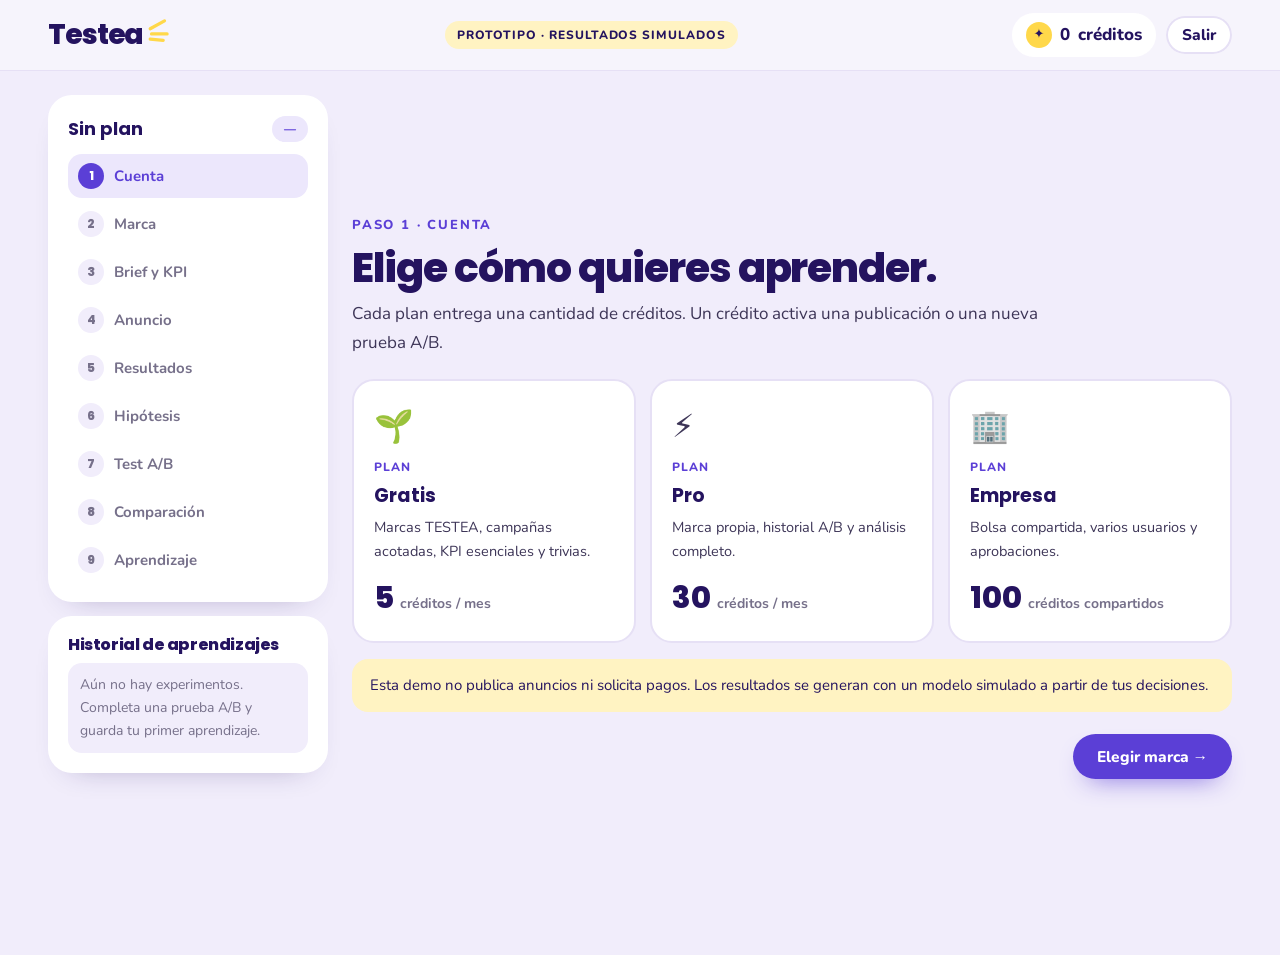
<file: app.html>
<!doctype html>
<html lang="es">
<head>
<meta charset="utf-8">
<meta name="viewport" content="width=device-width, initial-scale=1">
<title>Testea — Demo de la plataforma</title>
<meta name="description" content="Prototipo interactivo de TESTEA: crea una campaña, interpreta sus KPI, formula una hipótesis y compara un test A/B.">
<meta name="theme-color" content="#f7f5fc">
<link rel="icon" href="data:image/svg+xml,%3Csvg xmlns='http://www.w3.org/2000/svg' viewBox='0 0 64 64'%3E%3Crect width='64' height='64' rx='16' fill='%235b3fd6'/%3E%3Ctext x='32' y='45' font-family='Arial Black,Arial' font-weight='900' font-size='38' text-anchor='middle' fill='white'%3ET%3C/text%3E%3Cpath d='M48 14l6-5M50 22h8M46 8l1-6' stroke='%23ffd84a' stroke-width='4' stroke-linecap='round'/%3E%3C/svg%3E">
<link rel="preconnect" href="https://fonts.googleapis.com">
<link rel="preconnect" href="https://fonts.gstatic.com" crossorigin>
<link href="https://fonts.googleapis.com/css2?family=Poppins:wght@600;700;800&family=Nunito:wght@400;600;700;800&family=Caveat:wght@600;700&display=swap" rel="stylesheet">
<link rel="stylesheet" href="css/testea.css">
<style>
body{background:var(--soft)}
.topbar{position:sticky;top:0;z-index:40;background:rgba(247,245,252,.92);backdrop-filter:blur(12px);border-bottom:1px solid var(--line)}
.topbar .wrap{max-width:1400px;display:flex;justify-content:space-between;align-items:center;height:70px;gap:14px}
.topbar .logo span{font-size:28px}
.demo-tag{padding:6px 12px;border-radius:999px;background:var(--yellowsoft);font:800 12px Nunito;letter-spacing:.08em;text-transform:uppercase;color:var(--ink)}
.topbar .r{display:flex;gap:10px;align-items:center}
.credits{display:flex;align-items:center;gap:8px;padding:8px 14px;border-radius:999px;background:#fff;box-shadow:var(--shadow-s);font-weight:800;color:var(--ink)}
.credits i{font-style:normal;width:26px;height:26px;border-radius:50%;background:var(--yellow);display:grid;place-items:center;font-size:13px}
.credits.bump{animation:bump .5s}
@keyframes bump{40%{transform:scale(1.12)}}

.app{max-width:1400px;margin:0 auto;padding:24px var(--gut) 60px;display:grid;grid-template-columns:280px minmax(0,1fr);gap:24px;align-items:start}
.side{position:sticky;top:94px;display:grid;gap:14px}
.panel{background:#fff;border-radius:24px;padding:20px;box-shadow:var(--shadow-s)}
.plan-chip{display:flex;justify-content:space-between;align-items:center;margin-bottom:12px}
.plan-chip b{font:700 18px Poppins;color:var(--ink)}
.plan-chip span{padding:5px 12px;border-radius:999px;font:800 12px Nunito;background:var(--lav);color:var(--violet)}
.stepper{list-style:none;display:grid;gap:4px}
.stepper li{display:flex;gap:10px;align-items:center;padding:9px 10px;border-radius:14px;font-weight:700;font-size:15px;color:var(--mute)}
.stepper li i{width:26px;height:26px;border-radius:50%;flex:none;display:grid;place-items:center;font:800 12px Poppins;font-style:normal;background:var(--soft);color:var(--mute)}
.stepper li.done{color:var(--ink)}
.stepper li.done i{background:var(--mint);color:var(--mintd)}
.stepper li.on{background:var(--lav);color:var(--violet)}
.stepper li.on i{background:var(--violet);color:#fff}
.hist h4{font-size:16px;margin-bottom:10px}
.hist ul{list-style:none;display:grid;gap:8px;max-height:260px;overflow:auto}
.hist li{padding:10px 12px;border-radius:14px;background:var(--soft);font-size:13.5px}
.hist li b{display:block;color:var(--ink)}
.hist .empty{font-size:14px;color:var(--mute)}

.main{min-width:0}
.view{display:none;animation:fade .4s var(--ease)}
.view.on{display:block}
@keyframes fade{from{opacity:0;transform:translateY(10px)}}
.vh{margin-bottom:22px}
.vh .k{font:800 13px Nunito;letter-spacing:.14em;text-transform:uppercase;color:var(--violet)}
.vh h1{font-size:clamp(28px,3.2vw,42px);margin:8px 0 10px}
.vh p{max-width:720px}
.box{background:#fff;border-radius:26px;padding:clamp(20px,3vw,30px);box-shadow:var(--shadow-s);margin-bottom:16px}
.actions{display:flex;justify-content:space-between;gap:12px;flex-wrap:wrap;margin-top:22px}
.err{display:none;margin-top:12px;padding:12px 16px;border-radius:14px;background:var(--pink);color:#a02848;font-weight:700}
.err.on{display:block}
.note{padding:14px 18px;border-radius:16px;background:var(--yellowsoft);font-size:15px;color:var(--ink)}
.note b{font-weight:800}

/* selección de tarjetas */
.choices{display:grid;gap:14px}
.choices.c3{grid-template-columns:repeat(3,1fr)}
.choices.c4{grid-template-columns:repeat(4,1fr)}
.choice{position:relative;text-align:left;border:2px solid var(--line);background:#fff;border-radius:22px;padding:20px;cursor:pointer;transition:border-color .2s,transform .2s,box-shadow .2s;display:flex;flex-direction:column;gap:6px}
.choice:hover{border-color:var(--violet2);transform:translateY(-3px)}
.choice.sel{border-color:var(--violet);box-shadow:0 0 0 4px var(--lav)}
.choice.sel::after{content:"✓";position:absolute;top:14px;right:14px;width:26px;height:26px;border-radius:50%;background:var(--violet);color:#fff;display:grid;place-items:center;font-weight:800;font-size:14px}
.choice.lock{opacity:.55;cursor:not-allowed}
.choice .em{font-size:32px}
.choice b{font:700 19px Poppins;color:var(--ink)}
.choice small{font:800 12px Nunito;letter-spacing:.08em;text-transform:uppercase;color:var(--violet)}
.choice span{font-size:14.5px}
.choice .cr{font:800 30px Poppins;color:var(--ink);margin-top:6px}
.choice .cr em{font:700 14px Nunito;font-style:normal;color:var(--mute)}

/* formularios */
.fg{display:grid;gap:14px}
.fg.two{grid-template-columns:1fr 1fr}
label.f{display:grid;gap:6px;font-weight:800;font-size:14px;color:var(--ink)}
label.f small{font-weight:600;color:var(--mute)}
.f input,.f select,.f textarea{width:100%;border:2px solid var(--line);border-radius:14px;padding:12px 14px;background:#fff;font-weight:600;outline:none;transition:border-color .2s}
.f input:focus,.f select:focus,.f textarea:focus{border-color:var(--violet)}
.f textarea{min-height:92px;resize:vertical}
.f.locked input,.f.locked select,.f.locked textarea{background:var(--soft);color:var(--mute)}
.f .lk{font-weight:700;font-size:12px;color:var(--mute)}
.seg{display:flex;gap:6px;flex-wrap:wrap}
.seg button{padding:10px 16px;border-radius:999px;border:2px solid var(--line);background:#fff;font-weight:800;font-size:14px;cursor:pointer;transition:.2s}
.seg button.on{background:var(--violet);border-color:var(--violet);color:#fff}
.seg button:disabled{opacity:.5;cursor:not-allowed}

/* brief */
.brief{display:grid;grid-template-columns:repeat(4,1fr);gap:10px}
.brief div{background:var(--soft);border-radius:18px;padding:14px 16px}
.brief dt{font:800 11px Nunito;letter-spacing:.12em;text-transform:uppercase;color:var(--violet)}
.brief dd{font-weight:700;color:var(--ink);margin-top:4px;font-size:15px}
.kpis{display:grid;grid-template-columns:repeat(4,1fr);gap:10px}
.kpi{border:2px solid var(--line);border-radius:16px;padding:12px 14px;cursor:pointer;background:#fff;text-align:left;transition:.2s}
.kpi:hover{border-color:var(--violet2)}
.kpi b{display:block;color:var(--ink);font-weight:800}
.kpi span{font-size:13px;color:var(--mute)}
.kpi.sel{border-color:var(--violet);background:var(--lav)}
.kpi.good{border-color:var(--mintd);background:var(--mint)}
.kpi.ctx{border-color:#e5c04a;background:var(--yellowsoft)}
.kpi.bad{border-color:var(--coral);background:var(--pink)}
.kpi .v{display:none;margin-top:6px;font:800 11px Nunito;letter-spacing:.06em;text-transform:uppercase}
.kpi.good .v,.kpi.ctx .v,.kpi.bad .v{display:block}
.kpi.good .v{color:var(--mintd)}.kpi.ctx .v{color:#a07d00}.kpi.bad .v{color:var(--coral)}
.counter{font-weight:800;color:var(--violet)}

/* anuncio */
.adgrid{display:grid;grid-template-columns:1fr 340px;gap:20px;align-items:start}
.post{background:#fff;border-radius:22px;box-shadow:var(--shadow);overflow:hidden;font-size:14px}
.post .hd{display:flex;align-items:center;gap:10px;padding:12px 14px}
.post .hd i{width:34px;height:34px;border-radius:50%;display:grid;place-items:center;font-style:normal;background:var(--lav);font-size:18px}
.post .hd b{display:block;color:var(--ink)}
.post .hd small{color:var(--mute);font-size:12px}
.post .img{aspect-ratio:1;display:grid;place-items:center;font-size:84px;color:#fff;text-align:center;position:relative}
.post .img span{position:absolute;left:14px;right:14px;bottom:14px;font:800 18px/1.15 Poppins;text-shadow:0 2px 10px rgba(0,0,0,.25)}
.post .cta{display:flex;justify-content:space-between;align-items:center;padding:12px 14px;background:var(--soft);font-weight:800;color:var(--ink)}
.post .cta em{font-style:normal;padding:8px 14px;border-radius:10px;background:var(--violet);color:#fff;font-size:13px}
.post .tx{padding:12px 14px 16px;color:var(--text)}
.post .tx b{color:var(--ink)}
.ab{display:grid;grid-template-columns:1fr 1fr;gap:16px}
.ab .post{box-shadow:var(--shadow-s)}
.ab h3{display:flex;align-items:center;gap:10px;font-size:18px;margin-bottom:10px}
.ab h3 i{width:30px;height:30px;border-radius:50%;display:grid;place-items:center;font-style:normal;color:#fff;background:var(--coral)}
.ab .b h3 i{background:var(--mintd)}

/* publicación */
.launch{text-align:center;padding:50px 20px}
.launch .plane{font-size:64px;color:var(--violet);animation:fly 1.6s ease-in-out infinite}
@keyframes fly{50%{transform:translate(10px,-8px) rotate(-6deg)}}
.launch .bar{height:12px;border-radius:12px;background:var(--lav);max-width:420px;margin:22px auto 10px;overflow:hidden}
.launch .bar i{display:block;height:100%;width:0;background:linear-gradient(90deg,var(--violet),var(--violet2));border-radius:12px;transition:width .35s}
.launch p{font-weight:800;color:var(--ink)}
.launch small{color:var(--mute)}

/* resultados */
.mets{display:grid;grid-template-columns:repeat(4,1fr);gap:10px}
.met{border-radius:18px;padding:14px 16px;background:var(--soft);position:relative}
.met span{font:800 11px Nunito;letter-spacing:.1em;text-transform:uppercase;color:var(--mute)}
.met strong{display:block;font:700 26px Poppins;color:var(--ink);margin-top:4px}
.met em{position:absolute;top:12px;right:12px;font-style:normal;font:800 10px Nunito;letter-spacing:.06em;text-transform:uppercase;padding:3px 8px;border-radius:999px}
.met.useful{background:var(--mint)}.met.useful em{background:var(--mintd);color:#fff}
.met.vanity{background:var(--pink)}.met.vanity em{background:var(--coral);color:#fff}
.met.context em{background:var(--yellow);color:var(--ink)}
.read{display:grid;grid-template-columns:auto 1fr;gap:16px;align-items:start;padding:20px;border-radius:20px;background:var(--lav);margin-top:16px}
.read .ic{width:46px;height:46px;border-radius:14px;background:var(--violet);color:#fff;display:grid;place-items:center;font-size:22px}
.read h4{font-size:18px;margin-bottom:6px}
.read ul{margin:8px 0 0 18px;display:grid;gap:4px}
.funnel{display:grid;gap:8px;margin-top:16px}
.funnel div{display:grid;grid-template-columns:120px 1fr 90px;gap:12px;align-items:center;font-weight:800;color:var(--ink);font-size:14px}
.funnel .t{height:14px;border-radius:14px;background:var(--soft);overflow:hidden}
.funnel .t i{display:block;height:100%;border-radius:14px;background:var(--violet2);transition:width .8s var(--ease)}
.funnel div:nth-child(2) .t i{background:var(--coral)}
.funnel div:nth-child(3) .t i{background:var(--mintd)}

/* hipótesis */
.hyp{font:700 19px/1.5 Poppins;color:var(--ink);background:var(--yellowsoft);border-radius:18px;padding:18px 20px;margin-top:14px}
.hyp em{font-style:normal;background:#fff;border-radius:8px;padding:2px 8px}

/* comparación */
.cmp{display:grid;grid-template-columns:repeat(3,1fr);gap:12px}
.cmp .c{background:var(--soft);border-radius:18px;padding:16px}
.cmp .c span{font:800 11px Nunito;letter-spacing:.1em;text-transform:uppercase;color:var(--mute)}
.cmp .row{display:grid;grid-template-columns:22px 1fr auto;gap:8px;align-items:center;margin-top:10px;font-weight:800;color:var(--ink)}
.cmp .row i{font-style:normal;width:22px;height:22px;border-radius:50%;display:grid;place-items:center;color:#fff;font-size:11px}
.cmp .row .ta{background:var(--coral)}.cmp .row .tb{background:var(--mintd)}
.cmp .track{height:10px;border-radius:10px;background:#fff;overflow:hidden}
.cmp .track b{display:block;height:100%;border-radius:10px;transition:width .8s var(--ease)}
.cmp .delta{display:inline-block;margin-top:10px;padding:4px 10px;border-radius:999px;font:800 12px Nunito}
.delta.up{background:var(--mint);color:var(--mintd)}.delta.down{background:var(--pink);color:var(--coral)}
.verdict{display:flex;gap:16px;align-items:center;padding:20px;border-radius:20px;margin-top:16px}
.verdict.win{background:var(--mint)}.verdict.lose{background:var(--pink)}.verdict.tie{background:var(--yellowsoft)}
.verdict .big{font-size:40px}
.verdict h4{font-size:20px}
.trivia{margin-top:16px}
.trivia h4{font-size:18px;margin-bottom:12px}
.trivia .opts{display:grid;gap:8px}
.trivia button{text-align:left;padding:14px 16px;border-radius:14px;border:2px solid var(--line);background:#fff;font-weight:700;cursor:pointer;transition:.2s}
.trivia button:hover:not(:disabled){border-color:var(--violet2)}
.trivia button.ok{border-color:var(--mintd);background:var(--mint)}
.trivia button.no{border-color:var(--coral);background:var(--pink)}
.trivia .fb{display:none;margin-top:10px;padding:12px 16px;border-radius:14px;background:var(--lav);font-weight:700;color:var(--ink)}
.trivia .fb.on{display:block}

/* aprendizaje */
.report{display:grid;grid-template-columns:repeat(2,1fr);gap:10px}
.report div{background:var(--soft);border-radius:18px;padding:16px}
.report dt{font:800 11px Nunito;letter-spacing:.12em;text-transform:uppercase;color:var(--violet)}
.report dd{font-weight:700;color:var(--ink);margin-top:4px}
.done-msg{display:none;margin-top:16px;padding:18px 20px;border-radius:18px;background:var(--mint);font-weight:800;color:var(--ink)}
.done-msg.on{display:block}
.approval{display:none;align-items:center;gap:12px;margin-top:14px;padding:14px 16px;border-radius:16px;background:var(--lav);font-weight:800;color:var(--ink)}
.approval.on{display:flex}
.approval .sp{width:22px;height:22px;border-radius:50%;border:3px solid var(--violet2);border-top-color:transparent;animation:spin .8s linear infinite}
@keyframes spin{to{transform:rotate(360deg)}}

@media(max-width:1060px){
  .app{grid-template-columns:1fr}
  .side{position:static;grid-template-columns:1fr 1fr}
  .stepper{grid-template-columns:repeat(3,1fr)}
  .adgrid{grid-template-columns:1fr}
  .adgrid .post{max-width:360px}
}
@media(max-width:760px){
  .topbar .demo-tag{display:none}
  .side{grid-template-columns:1fr}
  .stepper{grid-template-columns:repeat(9,1fr);gap:4px}
  .stepper li{padding:4px;justify-content:center}
  .stepper li span{display:none}
  .hist{display:none}
  .choices.c3,.choices.c4,.brief,.kpis,.mets,.cmp,.ab,.report,.fg.two{grid-template-columns:1fr 1fr}
  .funnel div{grid-template-columns:90px 1fr 70px}
}
@media(max-width:520px){
  .choices.c3,.choices.c4,.brief,.mets,.cmp,.ab,.report,.fg.two{grid-template-columns:1fr}
  .kpis{grid-template-columns:1fr 1fr}
  .actions .btn{flex:1}
}
</style>
</head>
<body>

<header class="topbar">
  <div class="wrap">
    <a href="index.html" class="logo" aria-label="Volver al sitio de Testea"><span>Testea</span><svg viewBox="0 0 40 40" aria-hidden="true"><path d="M8 18 30 6M10 26h24M8 34l20 2" stroke="#ffd84a" stroke-width="5" stroke-linecap="round"/></svg></a>
    <span class="demo-tag">Prototipo · resultados simulados</span>
    <div class="r">
      <div class="credits" id="credits" title="Créditos disponibles"><i>✦</i><span id="creditN">0</span> créditos</div>
      <a class="btn btn-line" href="index.html" style="padding:11px 16px">Salir</a>
    </div>
  </div>
</header>

<div class="app">
  <aside class="side">
    <div class="panel">
      <div class="plan-chip"><b id="planName">Sin plan</b><span id="planBrand">—</span></div>
      <ol class="stepper" id="stepper"></ol>
    </div>
    <div class="panel hist">
      <h4>Historial de aprendizajes</h4>
      <ul id="histList"></ul>
    </div>
  </aside>

  <main class="main">
    <!-- 1 · PLAN -->
    <section class="view" data-step="1">
      <div class="vh"><span class="k">Paso 1 · Cuenta</span><h1>Elige cómo quieres aprender.</h1><p>Cada plan entrega una cantidad de créditos. Un crédito activa una publicación o una nueva prueba A/B.</p></div>
      <div class="choices c3" id="plans"></div>
      <p class="note" style="margin-top:16px">Esta demo no publica anuncios ni solicita pagos. Los resultados se generan con un modelo simulado a partir de tus decisiones.</p>
      <div class="actions"><span></span><button class="btn btn-violet" data-next="2">Elegir marca →</button></div>
      <div class="err" data-err="1">Elige un plan para continuar.</div>
    </section>

    <!-- 2 · MARCA -->
    <section class="view" data-step="2">
      <div class="vh"><span class="k">Paso 2 · Marca</span><h1>¿Con qué marca quieres practicar?</h1><p>En Gratis trabajas con marcas educativas de TESTEA. En Pro y Empresa puedes conectar tu propia marca.</p></div>
      <div class="choices c4" id="brands"></div>
      <div class="box" id="ownBrand" style="display:none;margin-top:16px">
        <div class="fg two">
          <label class="f">Nombre de la marca<input id="obName" placeholder="Ej: Huerto Vivo"></label>
          <label class="f">Producto o servicio<input id="obProduct" placeholder="Ej: Cajas de verduras orgánicas"></label>
          <label class="f">Público principal<input id="obAudience" placeholder="Ej: Familias jóvenes de Santiago"></label>
          <label class="f">Propuesta de valor<input id="obValue" placeholder="Ej: Verduras frescas a domicilio cada semana"></label>
        </div>
      </div>
      <div class="actions"><button class="btn btn-line" data-prev="1">← Volver</button><button class="btn btn-violet" data-next="3">Ver el brief →</button></div>
      <div class="err" data-err="2">Elige una marca (o completa los datos de tu marca propia).</div>
    </section>

    <!-- 3 · BRIEF + KPI -->
    <section class="view" data-step="3">
      <div class="vh"><span class="k">Paso 3 · Brief y KPI</span><h1>Analiza el caso y elige qué medir.</h1><p>Elige <b>3 KPI</b> que realmente permitan evaluar el objetivo. TESTEA te dirá cuáles aportan información y cuáles son métricas de vanidad.</p></div>
      <div class="box"><dl class="brief" id="brief"></dl></div>
      <div class="box">
        <h3 style="font-size:20px;margin-bottom:6px">¿Qué KPI medirán el objetivo? <span class="counter" id="kpiCount">0/3</span></h3>
        <p style="font-size:15px;margin-bottom:14px">Toca para seleccionar. Luego presiona “Revisar mis KPI”.</p>
        <div class="kpis" id="kpis"></div>
        <div class="actions" style="margin-top:16px"><span id="kpiScore" style="font-weight:800;color:var(--ink)"></span><button class="btn btn-yellow" id="checkKpi">Revisar mis KPI</button></div>
      </div>
      <div class="actions"><button class="btn btn-line" data-prev="2">← Volver</button><button class="btn btn-violet" data-next="4">Crear el anuncio →</button></div>
      <div class="err" data-err="3">Selecciona 3 KPI y revísalos antes de continuar.</div>
    </section>

    <!-- 4 · ANUNCIO A -->
    <section class="view" data-step="4">
      <div class="vh"><span class="k">Paso 4 · Anuncio</span><h1>Crea tu primer anuncio.</h1><p>Esta será la versión de control. Piensa en el objetivo y en la audiencia del brief.</p></div>
      <div class="adgrid">
        <div class="box">
          <div class="fg">
            <label class="f">Texto principal <small>Lo primero que leerá tu audiencia.</small><textarea id="aCopy" maxlength="180"></textarea></label>
            <label class="f">Llamado a la acción<div class="seg" id="aCta"></div></label>
            <label class="f">Visual<div class="seg" id="aVisual"></div></label>
            <label class="f">Audiencia<div class="seg" id="aAud"></div></label>
          </div>
        </div>
        <div class="post" id="aPreview"></div>
      </div>
      <div class="approval" id="approvalA"><span class="sp"></span><span>Enviado a aprobación del líder de equipo…</span></div>
      <div class="actions"><button class="btn btn-line" data-prev="3">← Volver</button><button class="btn btn-violet" id="publishA">Publicar en Meta · 1 crédito</button></div>
      <div class="err" data-err="4">Escribe un texto principal de al menos 20 caracteres.</div>
    </section>

    <!-- 5 · PUBLICACIÓN + RESULTADOS -->
    <section class="view" data-step="5">
      <div class="box launch" id="launch">
        <div class="plane">➤</div>
        <div class="bar"><i id="launchBar"></i></div>
        <p id="launchMsg">Publicando en Instagram y Facebook…</p>
        <small>Alcance controlado · cuentas habilitadas por TESTEA</small>
      </div>
      <div id="resA" style="display:none">
        <div class="vh"><span class="k">Paso 5 · Resultados</span><h1>Tus primeros resultados.</h1><p>Los KPI que elegiste aparecen destacados. Observa qué información es útil para el objetivo y cuál es solo vanidad.</p></div>
        <div class="box"><div class="mets" id="metsA"></div>
          <div class="funnel" id="funnelA"></div>
          <div class="read"><span class="ic">💡</span><div><h4>Lectura guiada</h4><div id="readA"></div></div></div>
        </div>
        <div class="actions"><span></span><button class="btn btn-violet" data-next="6">Formular una hipótesis →</button></div>
      </div>
    </section>

    <!-- 6 · HIPÓTESIS -->
    <section class="view" data-step="6">
      <div class="vh"><span class="k">Paso 6 · Hipótesis</span><h1>Antes de cambiar algo, decide qué quieres comprobar.</h1><p>Un buen test A/B cambia <b>una sola variable</b>. Así, si el resultado mejora, sabrás por qué.</p></div>
      <div class="box">
        <label class="f">¿Qué variable vas a modificar?<div class="seg" id="variable"></div></label>
        <div class="hyp" id="hypTpl"></div>
        <label class="f" style="margin-top:16px">Tu hipótesis, con tus palabras<small>Ejemplo: “Si cambio el mensaje y destaco el beneficio laboral, aumentará la conversión”.</small><textarea id="hypText"></textarea></label>
        <p id="sugg" class="note" style="margin-top:14px"></p>
      </div>
      <div class="actions"><button class="btn btn-line" data-prev="5">← Ver resultados</button><button class="btn btn-violet" data-next="7">Crear la versión B →</button></div>
      <div class="err" data-err="6">Elige una variable y escribe tu hipótesis empezando por “Si…” e indicando qué esperas que aumente o disminuya.</div>
    </section>

    <!-- 7 · VERSIÓN B -->
    <section class="view" data-step="7">
      <div class="vh"><span class="k">Paso 7 · Test A/B</span><h1>Construye la versión B.</h1><p>Solo puedes editar la variable de tu hipótesis: <b id="varLabel"></b>. Todo lo demás queda igual que en la versión A.</p></div>
      <div class="box">
        <div class="fg" id="bForm">
          <label class="f" data-var="mensaje">Texto principal<span class="lk">🔒 bloqueado</span><textarea id="bCopy" maxlength="180"></textarea></label>
          <label class="f" data-var="cta">Llamado a la acción<span class="lk">🔒 bloqueado</span><div class="seg" id="bCta"></div></label>
          <label class="f" data-var="visual">Visual<span class="lk">🔒 bloqueado</span><div class="seg" id="bVisual"></div></label>
          <label class="f" data-var="audiencia">Audiencia<span class="lk">🔒 bloqueado</span><div class="seg" id="bAud"></div></label>
        </div>
      </div>
      <div class="ab"><div class="a"><h3><i>A</i>Control</h3><div class="post" id="pvA"></div></div><div class="b"><h3><i>B</i>Prueba</h3><div class="post" id="pvB"></div></div></div>
      <div class="approval" id="approvalB"><span class="sp"></span><span>Enviado a aprobación del líder de equipo…</span></div>
      <div class="actions"><button class="btn btn-line" data-prev="6">← Volver</button><button class="btn btn-violet" id="runAB">Lanzar test A/B · 1 crédito</button></div>
      <div class="err" data-err="7">La versión B debe ser distinta de la A en la variable elegida.</div>
    </section>

    <!-- 8 · COMPARACIÓN -->
    <section class="view" data-step="8">
      <div class="box launch" id="launchB">
        <div class="plane">➤</div>
        <div class="bar"><i id="launchBarB"></i></div>
        <p id="launchMsgB">Repartiendo el presupuesto entre A y B…</p>
        <small>Mismo presupuesto, misma duración, una sola variable distinta</small>
      </div>
      <div id="resB" style="display:none">
        <div class="vh"><span class="k">Paso 8 · Comparación</span><h1>¿Tu hipótesis se cumplió?</h1><p>TESTEA compara ambas versiones en el KPI principal y explica qué significa la diferencia.</p></div>
        <div class="box">
          <div class="cmp" id="cmp"></div>
          <div class="verdict" id="verdict"></div>
        </div>
        <div class="box trivia" id="trivia"></div>
        <div class="actions"><button class="btn btn-line" data-prev="7">← Ajustar la versión B</button><button class="btn btn-violet" data-next="9">Convertir en aprendizaje →</button></div>
      </div>
    </section>

    <!-- 9 · APRENDIZAJE -->
    <section class="view" data-step="9">
      <div class="vh"><span class="k">Paso 9 · Aprendizaje</span><h1>El resultado se transforma en una nueva decisión.</h1><p>Cada prueba queda registrada como evidencia: qué probaste, qué ocurrió, cómo lo interpretaste y qué harás después.</p></div>
      <div class="box"><dl class="report" id="report"></dl></div>
      <div class="box">
        <label class="f">¿Qué probarías a continuación?<div class="seg" id="nextVar"></div></label>
        <div class="done-msg" id="doneMsg">✓ Aprendizaje guardado en tu historial. La próxima campaña parte desde esta decisión.</div>
      </div>
      <div class="actions"><button class="btn btn-line" data-prev="8">← Ver comparación</button><div style="display:flex;gap:10px;flex-wrap:wrap"><button class="btn btn-yellow" id="save">Guardar aprendizaje</button><button class="btn btn-violet" id="again">Nueva campaña →</button></div></div>
    </section>
  </main>
</div>

<script src="js/demo.js"></script>
</body>
</html>
</file>
<file: css/testea.css>
/* TESTEA — sistema visual compartido (landing + demo) */
:root{
  --bg:#f7f5fc; --soft:#f1edfb; --ink:#24135f; --text:#3d3557; --mute:#76708a; --line:#e6e0f5;
  --violet:#5b3fd6; --violet2:#7a5cf0; --lav:#ece7fc;
  --pink:#fde7ef; --pinkb:#f3b6cc; --coral:#ef5a7a;
  --mint:#ddf4ec; --mintd:#23a07c;
  --yellow:#ffd84a; --yellowsoft:#fff3c2;
  --shadow:0 30px 60px -34px rgba(36,19,95,.55); --shadow-s:0 14px 30px -24px rgba(36,19,95,.45);
  --gut:clamp(16px,4vw,48px);
  --ease:cubic-bezier(.2,.7,.1,1);
}
*{box-sizing:border-box;margin:0;padding:0}
html{scroll-behavior:smooth;scroll-padding-top:100px}
body{background:var(--bg);color:var(--text);font:400 17px/1.65 Nunito,system-ui,sans-serif;-webkit-font-smoothing:antialiased;overflow-x:hidden}
a{color:inherit;text-decoration:none}
img{display:block;max-width:100%}
button,input,select,textarea{font:inherit;color:inherit}
h1,h2,h3,h4{font-family:Poppins,system-ui,sans-serif;font-weight:800;color:var(--ink);letter-spacing:-.025em;line-height:1.08;text-wrap:balance}
h3{font-weight:700}
mark{white-space:nowrap;background:linear-gradient(transparent 22%,var(--yellow) 22%,var(--yellow) 94%,transparent 94%);color:var(--ink);padding:0 .16em;border-radius:.2em;box-decoration-break:clone;-webkit-box-decoration-break:clone}
.hw{font-family:Caveat,cursive;font-weight:700;color:var(--ink)}
.wrap{max-width:1240px;margin:0 auto;padding:0 var(--gut)}
.eyebrow{display:inline-flex;align-items:center;gap:10px;font:800 13px/1 Nunito;letter-spacing:.14em;text-transform:uppercase;color:var(--violet)}
.eyebrow::before{content:"";width:22px;height:6px;border-radius:6px;background:var(--yellow)}
.h2{font-size:clamp(30px,4.2vw,58px);margin:16px 0 16px;line-height:1.2}
.card{border-radius:28px}
.btn{display:inline-flex;align-items:center;justify-content:center;gap:10px;padding:15px 24px;border-radius:999px;font:800 15.5px/1 Nunito;border:0;cursor:pointer;transition:transform .2s,box-shadow .2s,background .2s;white-space:nowrap}
.btn:hover{transform:translateY(-2px)}
.btn:disabled{opacity:.45;cursor:not-allowed;transform:none}
.btn-violet{background:var(--violet);color:#fff;box-shadow:0 12px 26px -14px rgba(91,63,214,.9)}
.btn-violet:hover{background:var(--violet2)}
.btn-yellow{background:var(--yellow);color:var(--ink);box-shadow:0 12px 26px -14px rgba(200,160,0,.8)}
.btn-line{background:#fff;color:var(--ink);box-shadow:inset 0 0 0 2px var(--line)}
.btn-line:hover{box-shadow:inset 0 0 0 2px var(--violet)}
section{padding:clamp(70px,9vw,120px) 0}
section.soft{background:var(--soft)}
.sh{max-width:760px;margin-bottom:clamp(32px,4vw,52px)}
.sh p{font-size:18px}

/* logo */
.logo{display:inline-flex;align-items:flex-start;gap:2px}
.logo span{font:800 34px/1 Poppins;color:var(--ink);letter-spacing:-.04em}
.logo svg{width:26px;height:26px;margin-top:-4px}

/* nav */
.nav{position:sticky;top:0;z-index:60;transition:background .3s,box-shadow .3s}
.nav.solid{background:rgba(247,245,252,.9);backdrop-filter:blur(12px);box-shadow:0 1px 0 var(--line)}
.nav .wrap{display:flex;align-items:center;justify-content:space-between;gap:20px;height:80px}
.nav ul{display:flex;gap:4px;list-style:none;font-weight:800;font-size:15px}
.nav ul a{padding:10px 14px;border-radius:999px;transition:background .2s}
.nav ul a:hover{background:var(--lav);color:var(--violet)}
.burger{display:none;width:46px;height:46px;border-radius:14px;border:0;background:var(--lav);cursor:pointer;position:relative}
.burger i,.burger i::before,.burger i::after{position:absolute;left:13px;width:20px;height:3px;border-radius:3px;background:var(--ink);content:"";transition:.3s}
.burger i{top:21px}.burger i::before{left:0;top:-6px}.burger i::after{left:0;top:6px}
.mmenu{position:fixed;inset:0;z-index:55;background:var(--bg);display:flex;flex-direction:column;justify-content:center;padding:110px var(--gut) 40px;gap:4px;opacity:0;pointer-events:none;transition:opacity .3s}
.mmenu a{font:800 34px/1.35 Poppins;color:var(--ink);letter-spacing:-.03em}
.mmenu .btn{font-size:17px;margin-top:22px;align-self:flex-start}
body.open .mmenu{opacity:1;pointer-events:auto}
body.open .burger i{background:transparent}
body.open .burger i::before{top:0;transform:rotate(45deg)}
body.open .burger i::after{top:0;transform:rotate(-45deg)}
@media(max-width:1000px){.nav ul,.nav .wrap>.btn{display:none}.burger{display:block}}

/* footer */
.foot{border-top:2px solid var(--line);padding:30px 0;font-weight:700;color:var(--ink)}
.foot .wrap{display:flex;justify-content:space-between;align-items:center;gap:20px;flex-wrap:wrap}

/* reveal */
.rv{opacity:0;transform:translateY(22px);transition:opacity .8s var(--ease),transform .8s var(--ease)}
.rv.in{opacity:1;transform:none}
@media(prefers-reduced-motion:reduce){*{animation:none!important;transition:none!important}.rv{opacity:1;transform:none}}

mark.wrap-ok{white-space:normal}
</file>
